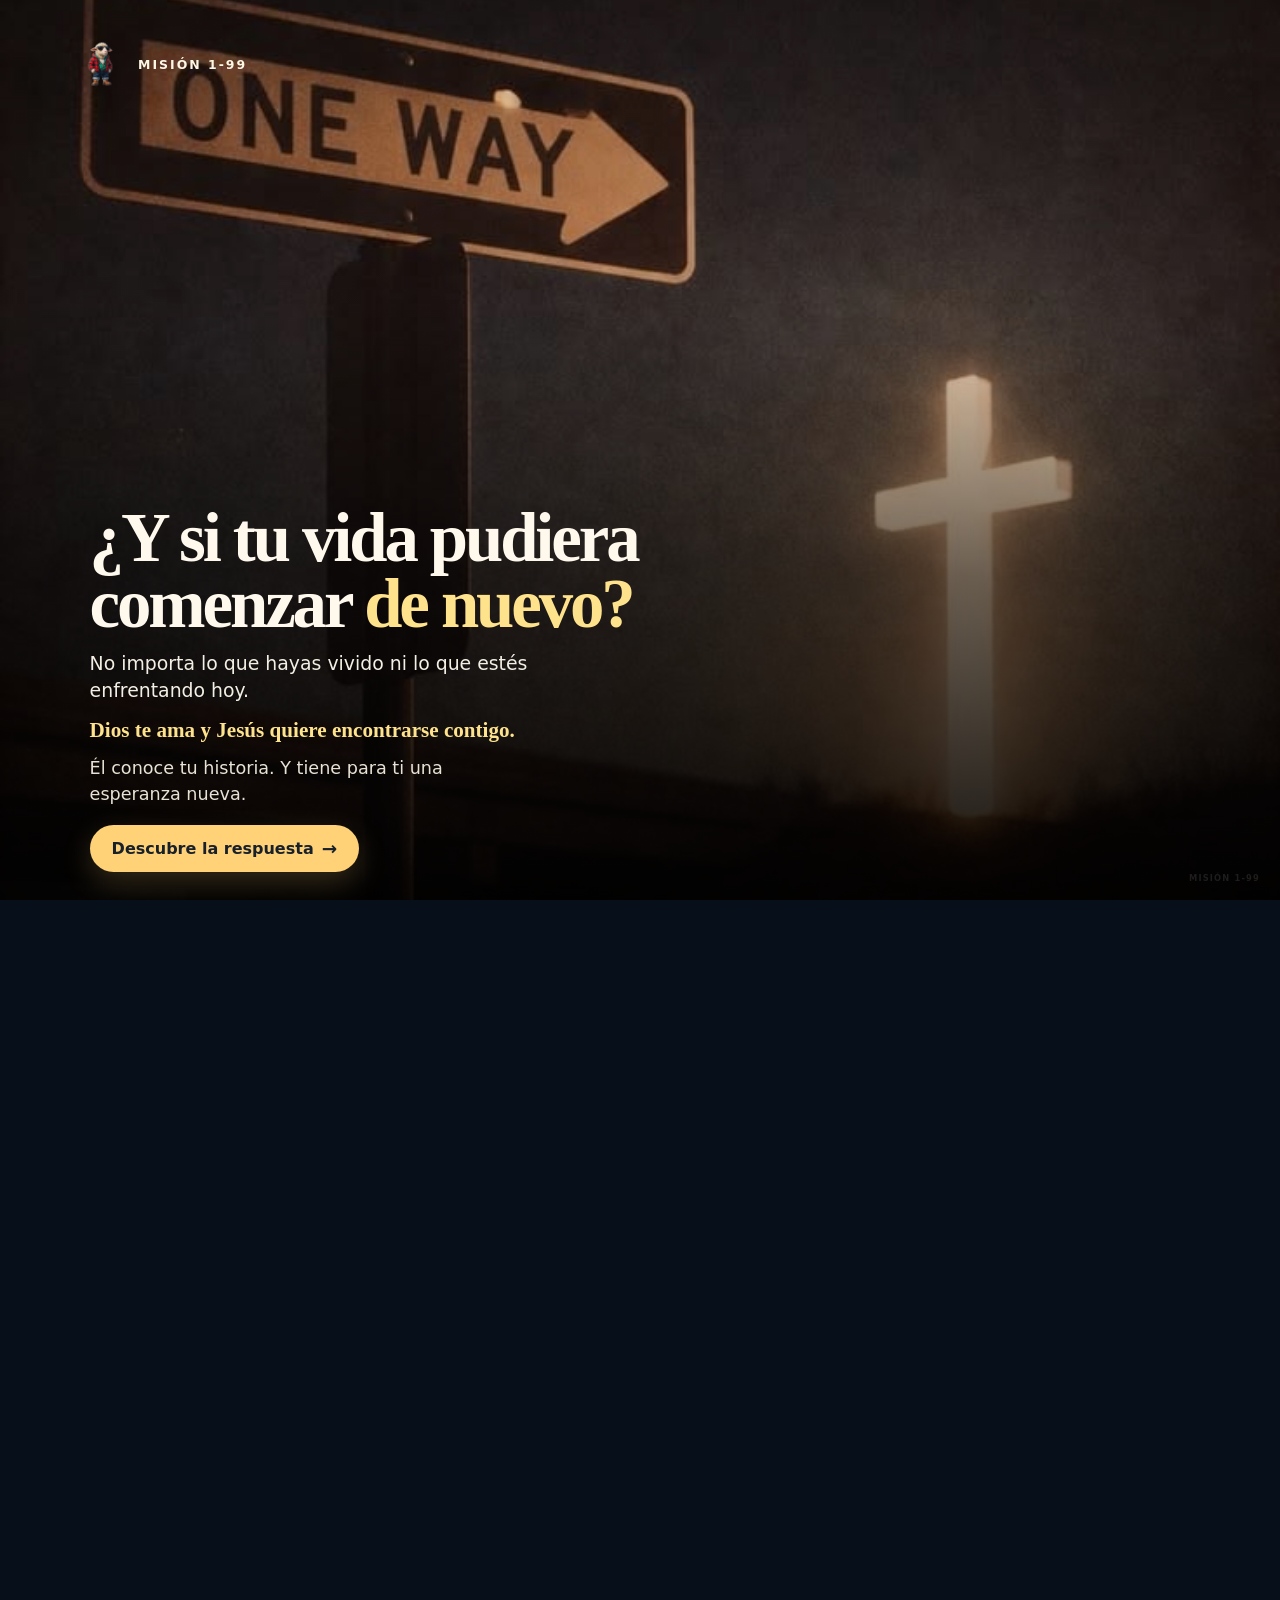
<file: index.html>
<!doctype html>
<html lang="es">
<head>
  <meta charset="utf-8">
  <meta name="viewport" content="width=device-width, initial-scale=1">
  <meta name="theme-color" content="#07101a">
  <meta name="description" content="El Camino: una experiencia de esperanza de Misión 1-99.">
  <title>El Camino — Misión 1-99</title>
  <link rel="stylesheet" href="styles.css">
</head>
<body>
  <section class="screen cover-screen" data-screen="0" aria-label="Portada de El Camino">
    <div class="background cover-photo" aria-hidden="true"></div>
    <div class="overlay cover-overlay" aria-hidden="true"></div>
    <p class="watermark" aria-hidden="true">Misión 1-99</p>
    <header class="cover-top">
      <img src="img/logo-solo-web.png" alt="" class="cover-sheep">
      <span class="cover-wordmark">Misión 1-99</span>
    </header>
    <main class="cover-content">
      <h1>¿Y si tu vida pudiera comenzar <em>de nuevo?</em></h1>
      <p class="cover-message">No importa lo que hayas vivido ni lo que estés enfrentando hoy.</p>
      <p class="cover-faith">Dios te ama y Jesús quiere encontrarse contigo.</p>
      <p class="cover-hope">Él conoce tu historia. Y tiene para ti una esperanza nueva.</p>
      <div class="cover-actions">
        <button class="primary" data-next="1">Descubre la respuesta <b>→</b></button>
      </div>
    </main>
  </section>

  <section class="screen screen-one" data-screen="1" aria-label="Todos hemos fallado">
    <div class="background photo-near" aria-hidden="true"></div>
    <div class="background photo-far" aria-hidden="true"></div>
    <div class="overlay cold-overlay" aria-hidden="true"></div>
    <p class="watermark" aria-hidden="true">Misión 1-99</p>
    <button class="back" data-back aria-label="Volver a la portada">←</button>
    <div class="top"><span class="brand">El Camino — Misión 1-99</span><span class="counter">01 / 06</span></div>
    <div class="progress"><i class="filled"></i><i></i><i></i><i></i><i></i><i></i></div>
    <main>
      <span class="eyebrow">Romanos 3:23</span>
      <h1>Todos hemos <em>fallado.</em></h1>
      <blockquote>“Todos pecaron y están destituidos de la gloria de Dios.”<cite>Romanos 3:23</cite></blockquote>
      <div class="bottom-block">
        <p>Todos hemos hecho cosas que hieren a otros, a nosotros mismos y nos alejan de Dios.</p>
        <label class="range-control">Aleja la luz <input id="distance" type="range" min="0" max="100" value="0"></label>
        <small id="distance-message" aria-live="polite"></small>
        <button class="primary" data-next="2">Conocer la consecuencia <b>→</b></button>
      </div>
    </main>
  </section>

  <section class="screen screen-two" data-screen="2" aria-label="La consecuencia">
    <div class="background chasm chasm-start" aria-hidden="true"></div>
    <div class="background chasm chasm-jump" aria-hidden="true"></div>
    <div class="background chasm chasm-fall" aria-hidden="true"></div>
    <div class="overlay chasm-overlay" aria-hidden="true"></div>
    <p class="watermark" aria-hidden="true">Misión 1-99</p>
    <button class="back" data-back aria-label="Volver a la pantalla anterior">←</button>
    <div class="top"><span class="brand">El Camino — Misión 1-99</span><span class="counter">02 / 06</span></div>
    <div class="progress"><i class="filled"></i><i class="filled"></i><i></i><i></i><i></i><i></i></div>
    <main>
      <span class="eyebrow">Romanos 6:23</span>
      <h1>El problema tiene <em>consecuencias.</em></h1>
      <blockquote>“La paga del pecado es muerte…”<cite>Romanos 6:23</cite></blockquote>
      <p>El pecado rompe nuestra relación con Dios.</p>
      <div class="bottom-block crossing-actions">
        <small id="attempt-message" aria-live="polite">Hay una distancia que no podemos cruzar solos.</small>
        <button class="primary" id="attempt-crossing">Intentar cruzar <b>→</b></button>
        <button class="primary next-after-attempt" data-next="3" hidden>Ver la esperanza <b>→</b></button>
      </div>
    </main>
  </section>

  <section class="screen screen-three warm" data-screen="3" aria-label="El amor de Dios">
    <div class="background bridge" aria-hidden="true"></div><div class="overlay warm-overlay" aria-hidden="true"></div>
    <p class="watermark" aria-hidden="true">Misión 1-99</p>
    <button class="back" data-back aria-label="Volver a la pantalla anterior">←</button>
    <div class="top"><span class="brand">El Camino — Misión 1-99</span><span class="counter">03 / 06</span></div>
    <div class="progress"><i class="filled"></i><i class="filled"></i><i class="filled"></i><i></i><i></i><i></i></div>
    <main>
      <span class="eyebrow">Juan 3:16</span>
      <h1>Pero Dios no nos dejó <em>así.</em></h1>
      <blockquote>“Porque de tal manera amó Dios al mundo…”<cite>Juan 3:16</cite></blockquote>
      <div class="bottom-block">
        <p>Dios no esperó que fueras perfecto. Él dio a Jesús para acercarte nuevamente a Él.</p>
        <button class="primary" data-next="4">Conocer la respuesta <b>→</b></button>
      </div>
    </main>
  </section>

  <section class="screen screen-four warm" data-screen="4" aria-label="La respuesta">
    <div class="background response" aria-hidden="true"></div><div class="overlay warm-overlay" aria-hidden="true"></div>
    <p class="watermark" aria-hidden="true">Misión 1-99</p>
    <button class="back" data-back aria-label="Volver a la pantalla anterior">←</button>
    <div class="top"><span class="brand">El Camino — Misión 1-99</span><span class="counter">04 / 06</span></div>
    <div class="progress"><i class="filled"></i><i class="filled"></i><i class="filled"></i><i class="filled"></i><i></i><i></i></div>
    <main>
      <span class="eyebrow">Romanos 10:9</span>
      <h1>La respuesta es <em>personal.</em></h1>
      <blockquote>“Si confiesas con tu boca que Jesús es el Señor… serás salvo.”<cite>Romanos 10:9</cite></blockquote>
      <div class="bottom-block">
        <p>Dios invita a responder con fe, reconociendo a Jesús como Señor.</p>
        <div class="choice-row" aria-label="Formas de responder">
          <span>Arrepentirse de corazón</span><span>Creer en Jesús</span><span>Confesarlo</span>
        </div>
        <button class="primary" data-next="5">Continuar <b>→</b></button>
      </div>
    </main>
  </section>

  <section class="screen screen-five warm" data-screen="5" aria-label="Una nueva vida">
    <div class="background new-life" aria-hidden="true"></div><div class="overlay warm-overlay" aria-hidden="true"></div>
    <p class="watermark" aria-hidden="true">Misión 1-99</p>
    <button class="back" data-back aria-label="Volver a la pantalla anterior">←</button>
    <div class="top"><span class="brand">El Camino — Misión 1-99</span><span class="counter">05 / 06</span></div>
    <div class="progress"><i class="filled"></i><i class="filled"></i><i class="filled"></i><i class="filled"></i><i class="filled"></i><i></i></div>
    <main>
      <span class="eyebrow">2 Corintios 5:17</span>
      <h1>Una <em>vida nueva.</em></h1>
      <blockquote>“Si alguno está en Cristo, nueva criatura es.”<cite>2 Corintios 5:17</cite></blockquote>
      <div class="bottom-block">
        <p>Seguir a Jesús no significa solo cambiar de religión. Significa comenzar una vida nueva con Él.</p>
        <button class="primary" data-next="6">La invitación <b>→</b></button>
      </div>
    </main>
  </section>

  <section class="screen screen-final warm" data-screen="6" aria-label="La invitación">
    <div class="background invitation" aria-hidden="true"></div><div class="overlay warm-overlay" aria-hidden="true"></div>
    <p class="watermark" aria-hidden="true">Misión 1-99</p>
    <button class="back" data-back aria-label="Volver a la pantalla anterior">←</button>
    <div class="top"><span class="brand">El Camino — Misión 1-99</span><span class="counter">06 / 06</span></div>
    <div class="progress"><i class="filled"></i><i class="filled"></i><i class="filled"></i><i class="filled"></i><i class="filled"></i><i class="filled"></i></div>
    <main>
      <span class="eyebrow">El siguiente paso</span>
      <h1>Jesús sigue llamando <em>hoy.</em></h1>
      <div class="bottom-block">
        <p class="final-reflection">Jesús te invita a acercarte a Él con honestidad. Él puede sanar tu corazón y darte un nuevo comienzo.</p>
        <button class="primary" data-next="7">Guía de oración <b>→</b></button>
      </div>
    </main>
  </section>

  <section class="screen screen-prayer" data-screen="7" aria-label="Oración de salvación">
    <div class="background prayer-background" aria-hidden="true"></div><div class="overlay prayer-overlay" aria-hidden="true"></div>
    <p class="watermark" aria-hidden="true">Misión 1-99</p>
    <button class="back" data-back aria-label="Volver a la pantalla anterior">←</button>
    <div class="top"><span class="brand">El Camino — Misión 1-99</span><span class="counter">Oración</span></div>
    <div class="progress"><i class="filled"></i><i class="filled"></i><i class="filled"></i><i class="filled"></i><i class="filled"></i><i class="filled"></i></div>
    <main class="prayer-content">
      <div class="prayer-header">
        <span class="eyebrow">Un momento con Dios</span>
        <h1>Oración de <em>salvación.</em></h1>
        <p class="prayer-intro">Puedes hacer esta oración con sinceridad, en tus propias palabras.</p>
      </div>
      <div class="prayer-card">
        <label for="name">Yo, <input id="name" type="text" placeholder="(tu nombre)" autocomplete="name">,</label>
        <p>Señor Jesús, como Hijo de Dios moriste en la cruz por mis pecados y enfermedades.</p>
        <p>Te pido perdón por mis pecados. Jesús, resucitaste al tercer día por mí.</p>
        <p>Te invito a pasar a mi humilde corazón y escribe mi nombre en el libro de la vida.</p>
        <p>Te acepto como mi Señor y Salvador de mi vida, en el nombre del Padre, del Hijo y del Espíritu Santo.</p>
        <p class="amen">Yo lo creo. Amén.</p>
      </div>
      <div class="prayer-footer">
        <button class="primary" data-next="8">Quiero saber más <b>→</b></button>
      </div>
    </main>
  </section>

  <section class="screen screen-community" data-screen="8" aria-label="Conoce Misión 1-99">
    <div class="background community-bg" aria-hidden="true"></div>
    <div class="overlay community-overlay" aria-hidden="true"></div>
    <p class="watermark" aria-hidden="true">Misión 1-99</p>
    <button class="back" data-back aria-label="Volver a la oración">←</button>
    <main class="community-content">
      <div class="community-panel">
        <div class="community-lockup">
          <img src="img/logo-solo-web.png" alt="" class="community-sheep">
          <p class="community-name">Misión 1-99</p>
        </div>
        <h1>Esto no termina <em>aquí.</em></h1>
        <p class="community-lead">Hoy diste un paso importante. Si te acercaste a Jesús, no tienes que caminar solo: estamos aquí para acompañarte.</p>
        <p class="community-choice">¿Qué te gustaría hacer ahora?</p>
        <div class="community-actions">
          <a class="primary" href="https://docs.google.com/forms/d/e/1FAIpQLSef5-OGe3B_pmPhz6krQ3GaWFehPexag0NK4p2bwS2BpCPXAw/viewform?usp=header" target="_blank" rel="noopener">Quiero que me acompañen <b>→</b></a>
          <a class="primary" href="https://www.biblegateway.com/passage/?search=Juan%201&version=RVR1960" target="_blank" rel="noopener">Quiero saber más de Jesús <b>→</b></a>
        </div>
      </div>
    </main>
    <footer class="community-footer">
      <p class="social-invite">¿Quieres conocer más de Misión 1-99? Visítanos en nuestras redes y sigue el mensaje de Jesús.</p>
      <div class="community-bar">
        <div class="social-tray" aria-label="Redes sociales de Misión 1-99">
        <a class="social-facebook" href="https://www.facebook.com/share/1DutG9aLMu/" target="_blank" rel="noopener" aria-label="Facebook"><svg class="icon" viewBox="0 0 24 24"><path d="M22 12c0-5.52-4.48-10-10-10S2 6.48 2 12c0 4.84 3.44 8.87 8 9.8V15H8v-3h2V9.5C10 7.57 11.57 6 13.5 6H16v3h-2c-.55 0-1 .45-1 1v2h3v3h-3v6.95c4.56-.93 8-4.96 8-9.75z"/></svg></a>
        <a class="social-tiktok" href="https://vm.tiktok.com/ZS9S14Wb5ex8h-AvxWf/" target="_blank" rel="noopener" aria-label="TikTok"><svg class="icon" viewBox="0 0 24 24"><path d="M12.53.02C13.84 0 15.14.01 16.44 0c.08 1.53.63 3.09 1.75 4.17 1.12 1.11 2.7 1.62 4.24 1.79v4.03c-1.44-.07-2.88-.56-4.05-1.42-.31-.23-.6-.48-.86-.76v7.26c0 5.44-4.87 9.53-10.27 8.58C4.05 23.1 1.28 18.86 2.37 13.9 3.23 10 7.11 7.15 11.1 7.78c.03.73.02 1.46.02 2.19-2.9-.88-6.1.95-6.63 3.93-.66 3.76 2.5 7.17 6.26 6.5 2.55-.45 4.23-2.73 4.19-5.32.02-5.02.01-10.04.01-15.06h-2.42z"/></svg></a>
        <a class="social-instagram" href="https://www.instagram.com/evang.sinlimites_mision1_99/" target="_blank" rel="noopener" aria-label="Instagram"><svg class="icon" viewBox="0 0 24 24"><path d="M12 2.163c3.204 0 3.584.012 4.85.07 3.252.148 4.771 1.691 4.919 4.919.058 1.265.069 1.645.069 4.849 0 3.205-.012 3.584-.069 4.849-.149 3.225-1.664 4.771-4.919 4.919-1.266.058-1.644.07-4.85.07-3.204 0-3.584-.012-4.849-.07-3.26-.149-4.771-1.699-4.919-4.92-.058-1.265-.07-1.644-.07-4.849 0-3.204.013-3.583.07-4.849.149-3.227 1.664-4.771 4.919-4.919 1.266-.057 1.645-.069 4.849-.069zM12 0C8.741 0 8.333.014 7.053.072 2.695.272.273 2.69.073 7.051.014 8.333 0 8.741 0 12c0 3.259.014 3.668.072 4.948.2 4.358 2.618 6.78 6.98 6.98 1.281.058 1.689.072 4.948.072 3.259 0 3.668-.014 4.948-.072 4.354-.2 6.782-2.618 6.979-6.98.059-1.28.073-1.689.073-4.948 0-3.259-.014-3.667-.072-4.947-.196-4.354-2.617-6.78-6.979-6.98C15.668.014 15.259 0 12 0zm0 5.838a6.162 6.162 0 100 12.324 6.162 6.162 0 000-12.324zM12 16a4 4 0 110-8 4 4 0 010 8zm6.406-11.845a1.44 1.44 0 100 2.881 1.44 1.44 0 000-2.881z"/></svg></a>
        <a class="social-whatsapp" href="https://wa.me/51983280031" target="_blank" rel="noopener" aria-label="WhatsApp"><svg class="icon" viewBox="0 0 24 24"><path d="M20.52 3.48A11.85 11.85 0 0012.07 0C5.55 0 .24 5.31.24 11.83c0 2.08.54 4.11 1.57 5.9L.14 23.82l6.25-1.64a11.81 11.81 0 005.67 1.44h.01c6.52 0 11.83-5.31 11.83-11.83 0-3.16-1.23-6.13-3.38-8.31zM12.07 21.62c-1.77 0-3.5-.48-5.01-1.39l-.36-.21-3.71.97.99-3.62-.24-.37a9.77 9.77 0 01-1.5-5.17c0-5.4 4.4-9.8 9.81-9.8 2.62 0 5.08 1.02 6.93 2.88a9.72 9.72 0 012.88 6.94c0 5.4-4.4 9.78-9.79 9.78zm5.37-7.35c-.29-.15-1.72-.85-1.98-.95-.27-.1-.47-.15-.67.15-.19.3-.76.95-.93 1.14-.17.2-.34.22-.63.07-1.7-.85-2.82-1.52-3.95-3.44-.3-.52.3-.48.86-1.6.1-.2.05-.37-.02-.52-.07-.15-.67-1.62-.91-2.22-.24-.58-.49-.5-.67-.5h-.57c-.2 0-.52.07-.8.37-.27.3-1.04 1.02-1.04 2.48 0 1.47 1.07 2.88 1.22 3.08.15.2 2.1 3.2 5.08 4.5.71.3 1.26.49 1.69.63.71.22 1.36.19 1.87.12.57-.08 1.72-.7 1.96-1.38.24-.67.24-1.25.17-1.37-.07-.13-.27-.2-.56-.34z"/></svg></a>
        </div>
        <button class="restart" data-next="0">Volver al inicio</button>
      </div>
    </footer>
  </section>

  <script>
    const screens = [...document.querySelectorAll('.screen')];
    const distance = document.querySelector('#distance');
    const screenOne = document.querySelector('.screen-one');
    const screenTwo = document.querySelector('.screen-two');
    const attempt = document.querySelector('#attempt-crossing');
    const attemptMessage = document.querySelector('#attempt-message');
    const afterAttempt = document.querySelector('.next-after-attempt');
    let isAttempting = false;
    let attemptTimer;

    function goTo(number) {
      const next = screens.find((screen) => Number(screen.dataset.screen) === number);
      if (!next) return;
      if (number === 2) resetCrossing();
      else clearTimeout(attemptTimer);
      next.scrollIntoView({ behavior: 'smooth', block: 'start' });
    }

    function resetCrossing() {
      clearTimeout(attemptTimer);
      isAttempting = false;
      screenTwo.classList.remove('is-jumping', 'is-falling');
      attempt.disabled = false;
      attempt.hidden = false;
      afterAttempt.hidden = true;
      attemptMessage.textContent = 'Hay una distancia que no podemos cruzar solos.';
    }

    document.querySelectorAll('[data-next]').forEach((button) => {
      button.addEventListener('click', () => goTo(Number(button.dataset.next)));
    });

    document.querySelectorAll('[data-back]').forEach((button) => {
      button.addEventListener('click', () => {
        const current = Number(button.closest('.screen').dataset.screen);
        goTo(current - 1);
      });
    });

    document.addEventListener('touchmove', (event) => {
      if (event.target.closest('input[type="range"]') || event.target.closest('.screen-community')) return;
      event.preventDefault();
    }, { passive: false });

    document.addEventListener('wheel', (event) => event.preventDefault(), { passive: false });

    document.addEventListener('keydown', (event) => {
      if (['ArrowDown', 'ArrowUp', 'PageDown', 'PageUp', 'Home', 'End', ' '].includes(event.key)) {
        event.preventDefault();
      }
    });

    distance.addEventListener('input', () => {
      const farther = Number(distance.value) > 55;
      screenOne.classList.toggle('farther', farther);
      document.querySelector('#distance-message').textContent = farther ? 'La luz parece cada vez más distante.' : '';
    });

    attempt.addEventListener('click', () => {
      if (isAttempting) return;
      isAttempting = true;
      screenTwo.classList.remove('is-falling');
      screenTwo.classList.add('is-jumping');
      attempt.disabled = true;
      attemptMessage.textContent = 'Intentamos alcanzar el otro lado…';
      attemptTimer = setTimeout(() => {
        screenTwo.classList.remove('is-jumping');
        screenTwo.classList.add('is-falling');
        attemptMessage.textContent = 'Por nuestras propias fuerzas, no podemos llegar.';
        attempt.hidden = true;
        afterAttempt.hidden = false;
      }, 1250);
    });
  </script>
</body>
</html>
</file>
<file: styles.css>
:root { --paper:#fff9ed; --muted:#c8d0d8; --gold:#ffd278; --night:#07101a; --ink:#18202a; }
* { box-sizing:border-box; }
html, body { margin:0; min-width:320px; height:100%; overflow:hidden; overscroll-behavior:none; background:var(--night); font-family:Inter,ui-sans-serif,system-ui,-apple-system,"Segoe UI",sans-serif; }
body { color:var(--paper); touch-action:none; }
button, a { font:inherit; }
.screen { position:relative; isolation:isolate; display:flex; flex-direction:column; min-height:100svh; min-height:100dvh; overflow:hidden; background:var(--night); scroll-snap-align:start; }
.background,.overlay { position:absolute; inset:0; pointer-events:none; }
.background { z-index:-4; background-color:var(--night); background-position:center; background-size:cover; background-repeat:no-repeat; }
.overlay { z-index:-3; }
.cover-screen { background:#07070a; }
.cover-photo { background-image:url("img/portada.png"); background-position:68% 18%; }
.cover-overlay { background:linear-gradient(180deg,rgba(0,0,0,.18),rgba(0,0,0,.08) 34%,rgba(0,0,0,.58) 64%,rgba(0,0,0,.92)); }
.cover-top { display:flex; align-items:center; gap:10px; min-height:20px; padding:clamp(16px,3.5vw,36px) clamp(20px,6vw,72px) 0; }
.cover-sheep { width:56px; height:56px; object-fit:contain; object-position:center; flex:0 0 auto; filter:drop-shadow(0 4px 12px rgba(0,0,0,.35)); }
.cover-wordmark { color:#fff8e6; font-size:.78rem; font-weight:800; letter-spacing:.16em; text-transform:uppercase; }
.cover-content { margin:auto 0 0; padding-top:18px; }
.cover-content h1 { max-width:640px; font-family:Georgia,"Times New Roman",serif; font-size:clamp(2.2rem,6.6vw,4.3rem); letter-spacing:-.045em; line-height:.96; }
.cover-content h1 em { color:#ffe38c; }
.cover-message { max-width:460px; color:#f3efe4; font-size:clamp(1.02rem,2.4vw,1.18rem); line-height:1.45; }
.cover-faith { max-width:460px; margin-top:12px; color:#ffe38c; font-family:Georgia,"Times New Roman",serif; font-size:clamp(1.12rem,2.6vw,1.32rem); font-weight:700; line-height:1.4; }
.cover-hope { max-width:440px; margin-top:10px; color:#e8e2d4; font-size:clamp(.98rem,2.2vw,1.1rem); line-height:1.45; }
.cover-actions { display:flex; flex-wrap:wrap; gap:10px; }
.cover-actions .primary,.cover-actions .secondary { margin-top:18px; }
.cover-link { background:rgba(11,24,14,.46); color:#fffced; border-color:rgba(255,250,220,.55); }
.photo-near { background-image:url("img/pantalla1.1.png"); transform:scale(1.04); animation:drift 14s ease-in-out infinite alternate; }
.photo-far { background-image:url("img/pantalla1.2.png"); background-position:47% 68%; opacity:0; transform:scale(1.06); transition:opacity 1.15s ease; }
.cold-overlay { background:linear-gradient(180deg,rgba(2,7,13,.77),rgba(3,10,17,.14) 34%,rgba(3,10,17,.43) 56%,rgba(3,10,17,.96)); }
.farther .photo-near { opacity:0; animation:none; }.farther .photo-far { opacity:1; }
.top { display:flex; justify-content:space-between; align-items:center; padding:20px clamp(22px,6vw,70px) 0; }
.brand { display:inline-flex; align-items:center; gap:8px; font-weight:800; font-size:.72rem; letter-spacing:.19em; text-transform:uppercase; }
.brand::before { content:""; display:inline-block; width:40px; height:40px; background-image:url("img/logo-solo-web.png"); background-size:contain; background-repeat:no-repeat; background-position:center; filter:drop-shadow(0 3px 8px rgba(0,0,0,.28)); }
.counter { font-size:.78rem; color:#d8dee5; }
.back { position:absolute; z-index:2; top:14px; left:clamp(22px,6vw,70px); width:34px; height:34px; border:1px solid rgba(255,255,255,.34); border-radius:50%; background:rgba(6,15,25,.38); color:var(--paper); font-size:1.2rem; line-height:1; cursor:pointer; backdrop-filter:blur(6px); }.back:hover { background:rgba(255,255,255,.18); }.back:focus-visible { outline:2px solid var(--gold); outline-offset:3px; }
.screen:has(.back) .brand { margin-left:45px; }
.progress { display:flex; gap:5px; padding:18px clamp(22px,6vw,70px); }.progress i { height:2px; flex:1; max-width:86px; border-radius:9px; background:rgba(255,255,255,.27); }.progress .filled { background:var(--gold); box-shadow:0 0 12px rgba(255,210,120,.85); }
main { width:min(100%,760px); margin:auto 0 0; padding:clamp(42px,9vh,94px) clamp(22px,7vw,108px) max(32px,env(safe-area-inset-bottom)); }
.eyebrow { display:flex; align-items:center; gap:9px; color:var(--gold); font-size:.77rem; font-weight:800; letter-spacing:.12em; text-transform:uppercase; }.eyebrow::before { content:""; width:7px; height:7px; border-radius:50%; background:currentColor; box-shadow:0 0 17px currentColor; }
h1 { max-width:680px; margin:15px 0 19px; font-size:clamp(3rem,10vw,6.8rem); letter-spacing:-.07em; line-height:.91; } h1 em { color:var(--gold); font-style:normal; }
blockquote { max-width:550px; margin:0 0 20px; padding:4px 0 4px 16px; border-left:2px solid var(--gold); color:#fffdf6; font-family:Georgia,"Times New Roman",serif; font-size:clamp(1.06rem,2.4vw,1.3rem); line-height:1.42; } cite { display:block; margin-top:7px; color:var(--gold); font-family:inherit; font-size:.75rem; font-style:normal; font-weight:700; letter-spacing:.1em; text-transform:uppercase; }
p { max-width:530px; margin:0; color:var(--muted); font-size:clamp(1rem,2.3vw,1.12rem); line-height:1.62; }
.bottom-block { margin-top:0; }.range-control { display:flex; align-items:center; gap:12px; width:max-content; max-width:100%; margin-top:23px; padding:8px 10px 8px 16px; border:1px solid rgba(255,255,255,.2); border-radius:99px; background:rgba(6,15,25,.52); color:#e8edf3; font-size:.82rem; font-weight:650; }.range-control input { width:min(115px,24vw); accent-color:var(--gold); cursor:ew-resize; touch-action:pan-x; }.bottom-block small { display:block; min-height:19px; margin-top:8px; color:var(--gold); font-size:.84rem; }.form-note { max-width:340px; color:#fff0be !important; line-height:1.3; }
#distance-message { font-size:.92rem; }
.primary,.secondary,.restart { display:inline-flex; align-items:center; justify-content:center; min-height:51px; margin-top:17px; padding:0 22px; border:0; border-radius:99px; background:var(--gold); color:var(--ink); font-weight:850; text-decoration:none; cursor:pointer; box-shadow:0 10px 30px rgba(255,211,118,.2); }.primary b { margin-left:8px; font-size:1.15em; }.primary:hover { transform:translateY(-2px); }.primary:disabled { cursor:wait; opacity:.7; }.secondary,.restart { border:1px solid rgba(255,255,255,.42); background:rgba(8,16,24,.32); color:var(--paper); box-shadow:none; }.actions { display:flex; flex-wrap:wrap; gap:10px; }.actions .primary,.actions .secondary { margin-top:18px; }.restart { margin-top:16px; min-height:42px; }
[hidden] { display:none !important; }
.chasm { opacity:0; transition:opacity .38s ease; }.chasm-start { background-image:url("img/pantalla2.1.png"); opacity:1; }.chasm-jump { background-image:url("img/pantalla2.2.png"); }.chasm-fall { background-image:url("img/pantalla2.3.png"); }.chasm-overlay { background:linear-gradient(180deg,rgba(2,7,13,.75),rgba(3,10,17,.16) 38%,rgba(3,10,17,.4) 62%,rgba(3,10,17,.94)); }.screen-two.is-jumping .chasm-start,.screen-two.is-falling .chasm-start { opacity:0; }.screen-two.is-jumping .chasm-jump { opacity:1; }.screen-two.is-falling .chasm-fall { opacity:1; }
.screen-two main { margin-top:20px; }.screen-two h1 { font-size:clamp(2.6rem,8vw,5.9rem); }.screen-two .bottom-block { position:absolute; right:clamp(22px,7vw,108px); bottom:max(32px,env(safe-area-inset-bottom)); left:clamp(22px,7vw,108px); }
.warm { background:#3d210e; }.bridge { background-image:url("img/pantalla3.1.png"); }.response { background-image:url("img/pantalla4.1.png"); }.new-life { background-image:url("img/pantalla4.2.png"); }.invitation { background-image:url("img/pantalla5.png"); }.warm-overlay { background:linear-gradient(180deg,rgba(35,14,5,.68),rgba(49,20,6,.1) 37%,rgba(24,12,7,.43) 60%,rgba(10,8,8,.93)); }.warm .eyebrow,.warm h1 em,.warm cite,.warm .bottom-block small { color:#ffe2a0; }.warm .eyebrow::before { box-shadow:0 0 17px #ffe2a0; }.choice-row { display:flex; flex-wrap:wrap; gap:9px; margin-top:18px; }.choice-row span { padding:13px 15px; border:1px solid rgba(255,239,203,.48); border-radius:12px; background:rgba(53,25,9,.5); color:#fff6df; font-size:.9rem; font-weight:750; backdrop-filter:blur(7px); }.address { display:block; margin-top:11px; color:#ffe2a0; font-size:.78rem; }
.screen-prayer { min-height:100dvh; background:#7a4b1d; }.prayer-background { background-image:url("img/pantalla.oracion.png"); }.prayer-overlay { background:linear-gradient(180deg,rgba(21,17,12,.68),rgba(60,34,10,.25) 42%,rgba(20,13,8,.84)); }.prayer-content { width:min(100%,720px); margin:auto 0; padding-top:0; }.prayer-content h1 { font-size:clamp(2.8rem,8vw,5.8rem); }.prayer-intro { color:#fff2d3; }.prayer-card { max-width:610px; margin-top:22px; padding:19px; border:1px solid rgba(255,236,190,.43); border-radius:16px; background:rgba(45,25,8,.52); backdrop-filter:blur(9px); }.prayer-card label { display:block; color:#fff9e9; font-family:Georgia,"Times New Roman",serif; font-size:1.08rem; }.prayer-card input { width:min(210px,58vw); border:0; border-bottom:1px solid #ffe0a0; outline:0; background:transparent; color:#fff9e9; font:inherit; }.prayer-card input::placeholder { color:#efd4a1aa; }.prayer-card p { max-width:none; margin:14px 0 0; color:#fff8e9; font-family:Georgia,"Times New Roman",serif; font-size:1rem; line-height:1.5; }.prayer-card .amen { color:#ffe2a0; font-weight:700; }.prayer-address { margin-top:22px; }
.final-reflection { margin-top:0; color:#fffdf6; font-size:clamp(1.02rem,2.2vw,1.16rem); line-height:1.5; }
@keyframes drift { to { transform:scale(1.1) translateX(-1.4%); } }
@media (min-width:601px) {
  .screen { height:100dvh; }
  main { padding-top:28px; padding-bottom:28px; }
  h1 { margin:11px 0 13px; font-size:clamp(2.8rem,5.8vw,4.8rem); }
  blockquote { margin-bottom:14px; font-size:clamp(1rem,1.7vw,1.15rem); }
  p { font-size:clamp(.94rem,1.5vw,1.04rem); line-height:1.48; }
  .range-control { margin-top:16px; }
  .primary,.secondary { min-height:47px; margin-top:13px; }
  .screen-two main { margin-top:8px; }
  .screen-two h1 { font-size:clamp(2.7rem,5vw,4.4rem); }
  .screen-three h1,.screen-four h1,.screen-five h1,.screen-final h1 { font-size:clamp(2.7rem,5.3vw,4.55rem); }
  .prayer-content { margin:auto 0; }
  .prayer-content h1 { font-size:clamp(2.7rem,5vw,4.5rem); }
  .prayer-card { margin-top:14px; padding:15px; }
  .prayer-card p { margin-top:9px; line-height:1.35; }
}
@media (max-width:600px) { main { margin:4px 0 0; padding:12px 22px 24px; } h1 { margin:12px 0 14px; font-size:clamp(2.65rem,12vw,3.7rem); line-height:.94; } blockquote { margin-bottom:14px; font-size:.98rem; line-height:1.35; } cite { margin-top:5px; } p { font-size:.95rem; line-height:1.48; }.screen-one .bottom-block,.screen-three .bottom-block,.screen-four .bottom-block,.screen-five .bottom-block,.screen-final .bottom-block { position:absolute; right:22px; bottom:max(24px,env(safe-area-inset-bottom)); left:22px; }.range-control { margin-top:17px; }.screen-two main { margin-top:8px; }.screen-two h1 { font-size:clamp(2.3rem,10vw,3.3rem); }.screen-two .bottom-block { right:22px; bottom:max(24px,env(safe-area-inset-bottom)); left:22px; }.chasm { background-position:center 46%; background-size:100% auto; }.photo-near { background-position:60% center; }.photo-far { background-position:47% 68%; background-size:auto 122%; }.screen-three h1,.screen-four h1,.screen-five h1,.screen-final h1 { font-size:clamp(2.45rem,10.5vw,3.55rem); }.choice-row { margin-top:13px; }.choice-row span { padding:11px 13px; }.screen-final .bottom-block { bottom:18px; } }

@media (max-width:600px) {
  .cover-top { min-height:0; padding:16px 20px 0; }
  .cover-sheep { width:48px; height:48px; }
  .cover-wordmark { font-size:.68rem; letter-spacing:.12em; }
  .cover-photo { background-position:72% 12%; }
  .cover-content { padding-top:8px; }
  .cover-content h1 { font-size:clamp(2.05rem,9.4vw,2.85rem); }
  .cover-message,.cover-faith,.cover-hope { max-width:none; }
  .cover-actions { display:grid; width:100%; max-width:none; }
  .cover-actions .primary { width:100%; margin-top:14px; }
}
@media (prefers-reduced-motion:reduce) { *,*::before,*::after { animation-duration:.01ms !important; transition-duration:.01ms !important; } }

@media (max-width:600px) {
  .screen-three .background,
  .screen-four .background,
  .screen-five .background,
  .screen-final .background,
  .screen-prayer .background {
    background-size:100% auto;
    background-position:center center;
  }
}

@media (max-width:600px) {
  .screen-prayer .top { padding-top:12px; }
  .screen-prayer .progress { padding-top:8px; padding-bottom:6px; }
  .screen-prayer .prayer-content {
    flex-grow:1;
    display:grid;
    grid-template-rows:auto 1fr auto;
    margin:0;
    padding-top:8px;
    padding-bottom:max(16px, env(safe-area-inset-bottom));
  }
  .screen-prayer .prayer-header { align-self:start; }
  .screen-prayer h1 { margin:6px 0 6px; font-size:clamp(1.85rem,8.6vw,2.45rem); }
  .screen-prayer .prayer-intro { font-size:.78rem; line-height:1.28; }
  .screen-prayer .prayer-card {
    align-self:center;
    width:100%;
    margin:0;
    padding:13px 14px;
    border-radius:12px;
  }
  .screen-prayer .prayer-card label { font-size:.9rem; }
  .screen-prayer .prayer-card p { margin-top:7px; font-size:.8rem; line-height:1.3; }
  .screen-prayer .prayer-footer { align-self:stretch; text-align:center; }
  .screen-prayer .prayer-address { margin-top:10px; font-size:.7rem; text-align: center; display: block; width: 100%; }
}

.watermark {
  position:absolute;
  z-index:1;
  left:16px;
  bottom:22%;
  margin:0;
  max-width:none;
  color:rgba(255,255,255,.11);
  font-size:.52rem;
  font-weight:700;
  letter-spacing:.14em;
  text-transform:uppercase;
  pointer-events:none;
}

.screen-community {
  display:flex;
  flex-direction:column;
  background:#120c08;
  height:100dvh;
  max-height:100dvh;
  overflow:hidden;
}
.community-bg {
  background-image:url("img/final.jpg");
  background-position:center 32%;
  filter:brightness(.46) saturate(.65) contrast(1.06);
}
.community-overlay {
  background:linear-gradient(180deg,rgba(14,9,5,.66),rgba(12,8,5,.42) 26%,rgba(9,6,4,.82) 58%,rgba(5,3,2,.97));
}
.community-content {
  width:min(100%,720px);
  flex:1;
  display:flex;
  flex-direction:column;
  justify-content:center;
  margin:0;
  padding-top:52px;
  padding-bottom:10px;
  overflow:auto;
  touch-action:pan-y;
}
.community-panel {
  padding:18px 18px 16px;
  border:1px solid rgba(255,236,190,.28);
  border-radius:16px;
  background:rgba(14,9,6,.78);
  backdrop-filter:blur(10px);
}
.community-lockup { display:flex; align-items:center; gap:12px; margin-bottom:14px; }
.community-sheep { width:64px; height:64px; object-fit:contain; filter:drop-shadow(0 5px 14px rgba(0,0,0,.32)); }
.community-name { margin:0; color:#fff8e6; font-size:clamp(1.05rem,3vw,1.28rem); font-weight:800; letter-spacing:.12em; text-transform:uppercase; }
.community-content h1 { font-size:clamp(2.2rem,6vw,3.8rem); }
.community-lead { margin-top:4px; color:#fffaf0; }
.community-panel p { color:#f4eee3; }
.community-content p + p { margin-top:10px; }
.community-here { color:#fff8ea; }
.community-here strong { color:#ffe38c; font-weight:750; }
.community-choice {
  margin-top:18px;
  color:#ffe38c;
  font-family:Georgia,"Times New Roman",serif;
  font-size:clamp(1.05rem,2.4vw,1.2rem);
  font-weight:700;
}
.community-actions { display:flex; flex-wrap:wrap; gap:10px; margin-top:12px; }
.community-actions .primary { margin-top:0; }
.community-footer {
  flex-shrink:0;
  display:flex;
  flex-direction:column;
  gap:8px;
  margin-top:auto;
  padding:6px clamp(22px,7vw,108px) max(12px,env(safe-area-inset-bottom));
}
.social-invite {
  max-width:none;
  color:#fff6dc;
  font-family:Georgia,"Times New Roman",serif;
  font-size:clamp(.86rem,2vw,.98rem);
  line-height:1.4;
}
.community-bar {
  display:flex;
  align-items:center;
  justify-content:space-between;
  gap:12px;
  width:100%;
}
.community-footer .restart { margin-top:0; min-height:40px; flex:0 0 auto; }
.social-tray {
  display:inline-flex;
  align-items:center;
  gap:10px;
  padding:8px 10px;
  border:1px solid rgba(255,236,190,.22);
  border-radius:999px;
  background:rgba(18,10,6,.5);
}
.social-tray a {
  display:flex;
  align-items:center;
  justify-content:center;
  width:36px;
  height:36px;
  border-radius:50%;
  color:#fff;
  text-decoration:none;
}
.social-tray a:hover { filter:brightness(1.08); }
.social-tray .icon { width:17px; height:17px; fill:currentColor; }
.social-facebook { background:#1877f2; }
.social-tiktok { background:#111; }
.social-instagram { background:#c13584; }
.social-whatsapp { background:#25d366; }
.prayer-footer { text-align:center; }
.prayer-footer .primary { margin-top:12px; }

@media (min-width:601px) {
  .watermark { left:auto; right:20px; bottom:16px; }
  .community-sheep { width:76px; height:76px; }
}

@media (max-width:600px) {
  .screen-community { height:100dvh; overflow:hidden; }
  .screen-community .community-content { margin-top:0; padding-top:48px; padding-bottom:8px; }
  .screen-community .background { background-size:cover; background-position:center 30%; }
  .community-panel { padding:14px 14px 12px; }
  .community-sheep { width:48px; height:48px; }
  .community-name { font-size:.86rem; }
  .screen-community h1 { font-size:clamp(1.9rem,8.6vw,2.5rem); }
  .community-actions { display:grid; gap:12px; margin-top:10px; }
  .community-actions .primary { width:100%; min-height:45px; font-size:.88rem; }
  .community-footer { margin-top:0; padding:4px 20px max(10px,env(safe-area-inset-bottom)); }
  .social-invite { font-size:.8rem; }
  .community-bar { gap:8px; }
  .community-footer .restart { min-height:36px; padding:0 12px; font-size:.76rem; }
}
</file>
